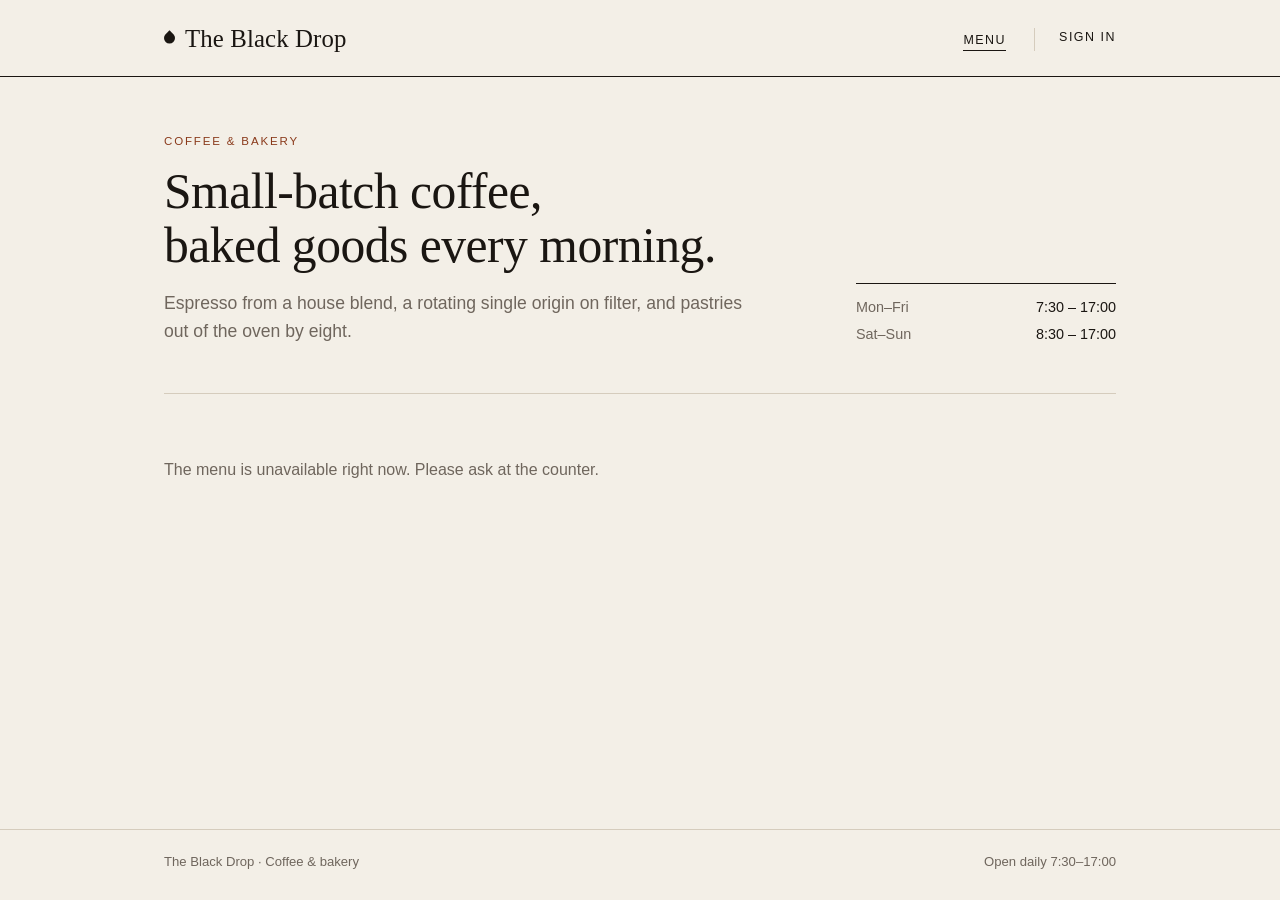
<file: 05-app-database-security/index.html>
<!doctype html>
<html lang="en">
<head>
  <meta charset="utf-8">
  <meta name="viewport" content="width=device-width, initial-scale=1">
  <title>The Black Drop</title>
  <link rel="stylesheet" href="css/style.css">
</head>
<body>
  <header class="site-header">
    <div class="wrap">
      <a class="brand" href="index.html"><span class="drop" aria-hidden="true"></span>The Black Drop</a>
      <nav id="nav" aria-label="Main"></nav>
    </div>
  </header>

  <main id="main" class="wrap" hidden>
    <section class="intro">
      <div>
        <p class="eyebrow">Coffee &amp; bakery</p>
        <h1>Small-batch coffee,<br>baked goods every morning.</h1>
        <p class="lede">Espresso from a house blend, a rotating single origin on filter, and pastries out of the oven by eight.</p>
      </div>
      <div class="hours">
        <dl>
          <dt>Mon&ndash;Fri</dt><dd>7:30 &ndash; 17:00</dd>
          <dt>Sat&ndash;Sun</dt><dd>8:30 &ndash; 17:00</dd>
        </dl>
      </div>
    </section>

    <div id="menu" class="menu">
      <p class="muted">Loading the menu&hellip;</p>
    </div>
  </main>

  <footer class="site-footer">
    <div class="wrap">
      <span>The Black Drop &middot; Coffee &amp; bakery</span>
      <span>Open daily 7:30&ndash;17:00</span>
    </div>
  </footer>

  <script src="js/app.js"></script>
  <script>
    initPage("public").then(async (ctx) => {
      if (!ctx) return;
      const holder = document.getElementById("menu");

      try {
        const items = await db("menu_items?select=id,name,description,category,price,is_available&order=price.asc");

        const sections = CATEGORIES.map((category) => {
          const inCategory = items.filter((item) => item.category === category);
          if (inCategory.length === 0) return null;
          return el("section", { class: "menu-group" },
            el("h2", {}, category),
            el("ul", { class: "menu-list" },
              inCategory.map((item) =>
                el("li", { class: item.is_available ? "item" : "item off" },
                  el("div", { class: "item-head" },
                    el("span", { class: "item-name" }, item.name),
                    item.is_available ? null : el("span", { class: "tag" }, "Off the menu"),
                    el("span", { class: "leader", "aria-hidden": "true" }),
                    el("span", { class: "item-price" }, formatPrice(item.price))
                  ),
                  item.description ? el("p", { class: "item-desc" }, item.description) : null
                )
              )
            )
          );
        });

        holder.replaceChildren(...sections.filter(Boolean));
      } catch {
        holder.replaceChildren(el("p", { class: "muted" }, "The menu is unavailable right now. Please ask at the counter."));
      }
    });
  </script>
</body>
</html>
</file>
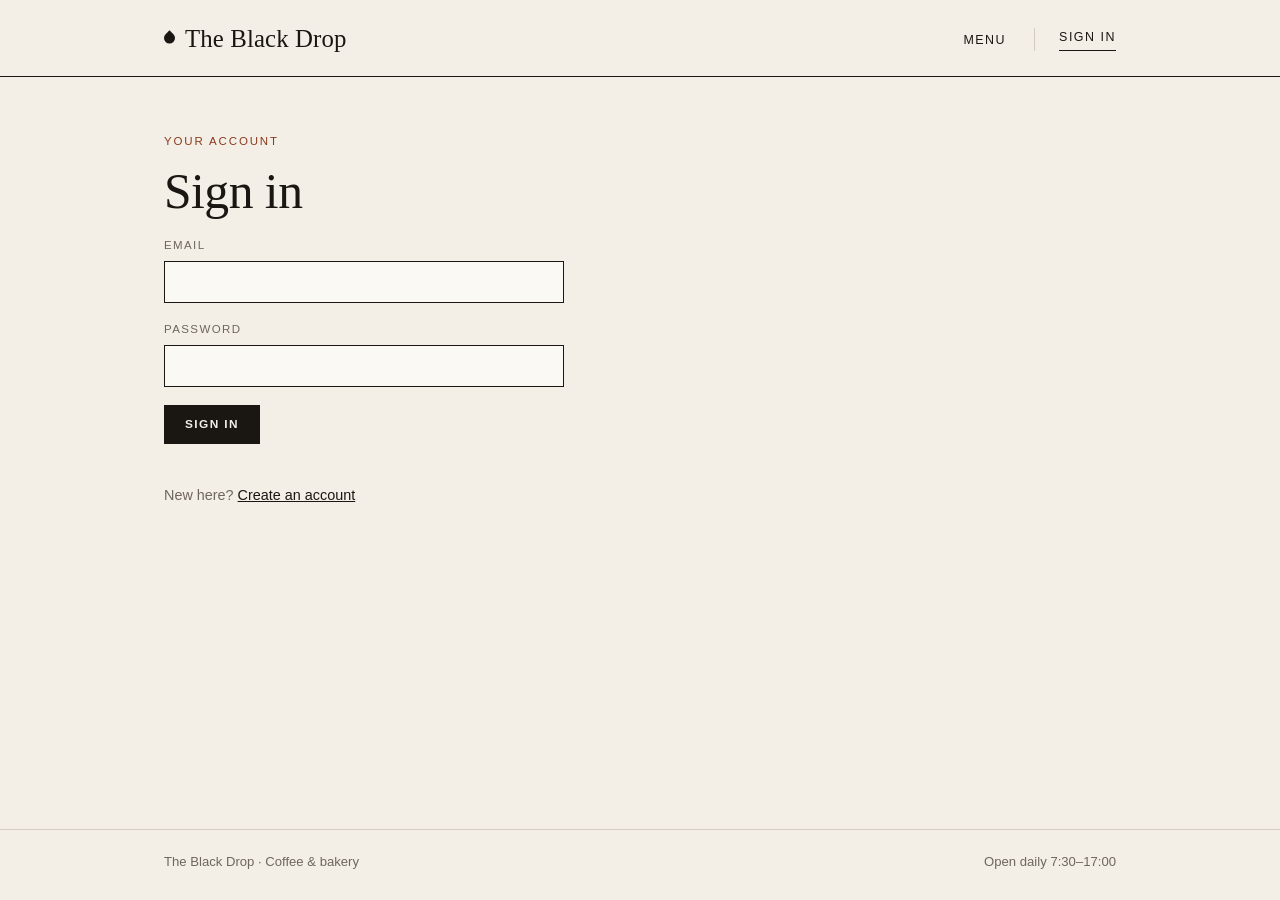
<file: 05-app-database-security/admin.html>
<!doctype html>
<html lang="en">
<head>
  <meta charset="utf-8">
  <meta name="viewport" content="width=device-width, initial-scale=1">
  <title>Admin &middot; The Black Drop</title>
  <link rel="stylesheet" href="css/style.css">
</head>
<body>
  <header class="site-header">
    <div class="wrap">
      <a class="brand" href="index.html"><span class="drop" aria-hidden="true"></span>The Black Drop</a>
      <nav id="nav" aria-label="Main"></nav>
    </div>
  </header>

  <main id="main" class="wrap" hidden>
    <p class="eyebrow">Management</p>
    <h1>Admin</h1>
    <p id="flash" class="flash" role="status" hidden></p>

    <div class="figures">
      <div class="figure"><strong id="fig-orders">&ndash;</strong><span>Orders today</span></div>
      <div class="figure"><strong id="fig-revenue">&ndash;</strong><span>Sales today</span></div>
      <div class="figure"><strong id="fig-open">&ndash;</strong><span>Open at the bar</span></div>
    </div>

    <section class="block">
      <h2>Menu</h2>
      <div class="table-wrap">
        <table>
          <thead>
            <tr><th>Item</th><th>Category</th><th>Price (&euro;)</th><th>Availability</th><th></th></tr>
          </thead>
          <tbody id="menu-rows"></tbody>
        </table>
      </div>

      <form id="add-form" class="add-row">
        <label>New item <input type="text" name="name" required></label>
        <label>Description <input type="text" name="description"></label>
        <label>Category <select name="category" required></select></label>
        <label>Price <input type="number" name="price" step="0.01" min="0" required></label>
        <button class="btn" type="submit">Add</button>
      </form>
    </section>

    <section class="block">
      <h2>People</h2>
      <div class="table-wrap">
        <table>
          <thead>
            <tr><th>Name</th><th>Email</th><th>Role</th><th></th></tr>
          </thead>
          <tbody id="people-rows"></tbody>
        </table>
      </div>
    </section>
  </main>

  <footer class="site-footer">
    <div class="wrap">
      <span>The Black Drop &middot; Coffee &amp; bakery</span>
      <span>Open daily 7:30&ndash;17:00</span>
    </div>
  </footer>

  <script src="js/app.js"></script>
  <script>
    initPage("admin").then(async (ctx) => {
      if (!ctx) return;
      const me = ctx.profile;

      async function loadFigures() {
        const start = new Date();
        start.setHours(0, 0, 0, 0);
        const orders = await db(
          "orders?select=quantity,status,menu_items(price)&created_at=gte." + encodeURIComponent(start.toISOString())
        );
        const counted = orders.filter((o) => o.status !== "cancelled");
        const revenue = counted.reduce((sum, o) => sum + (o.menu_items ? o.menu_items.price * o.quantity : 0), 0);
        const open = orders.filter((o) => ["placed", "brewing", "ready"].includes(o.status)).length;

        document.getElementById("fig-orders").textContent = counted.length;
        document.getElementById("fig-revenue").textContent = formatPrice(revenue);
        document.getElementById("fig-open").textContent = open;
      }

      function menuRow(item) {
        const price = el("input", {
          type: "number", step: "0.01", min: "0", class: "input-price",
          value: Number(item.price).toFixed(2), "aria-label": "Price for " + item.name
        });
        const available = el("input", { type: "checkbox", checked: item.is_available });
        const save = el("button", { class: "btn small", type: "button" }, "Save");
        const remove = el("button", { class: "btn small ghost", type: "button" }, "Remove");

        save.addEventListener("click", async () => {
          save.disabled = true;
          try {
            await dbWrite("menu_items?id=eq." + item.id, {
              method: "PATCH",
              body: { price: Number(price.value), is_available: available.checked }
            });
            showFlash(item.name + " updated.");
          } catch (error) {
            showFlash(error.message, "error");
          } finally {
            save.disabled = false;
          }
        });

        remove.addEventListener("click", async () => {
          if (!confirm("Remove " + item.name + " from the menu?")) return;
          remove.disabled = true;
          try {
            await dbWrite("menu_items?id=eq." + item.id, { method: "DELETE" });
            showFlash(item.name + " removed.");
            await loadMenu();
          } catch (error) {
            showFlash(error.message, "error");
            remove.disabled = false;
          }
        });

        return el("tr", {},
          el("td", {}, el("strong", {}, item.name), item.description ? el("div", { class: "muted small" }, item.description) : null),
          el("td", {}, item.category),
          el("td", {}, price),
          el("td", {}, el("label", { class: "check" }, available, " On menu")),
          el("td", { class: "actions" }, save, remove)
        );
      }

      async function loadMenu() {
        const items = await db("menu_items?select=id,name,description,category,price,is_available&order=category.asc,name.asc");
        document.getElementById("menu-rows").replaceChildren(...items.map(menuRow));
      }

      function personRow(person) {
        const isMe = person.id === me.id;
        const role = el("select", { "aria-label": "Role for " + (person.full_name || person.email), disabled: isMe },
          Object.keys(ROLE_NAMES).map((key) => el("option", { value: key, selected: key === person.role }, ROLE_NAMES[key]))
        );
        const save = el("button", { class: "btn small", type: "button", disabled: isMe }, "Save");

        save.addEventListener("click", async () => {
          save.disabled = true;
          try {
            await dbWrite("profiles?id=eq." + person.id, { method: "PATCH", body: { role: role.value } });
            showFlash((person.full_name || person.email) + " is now " + ROLE_NAMES[role.value].toLowerCase() + ".");
          } catch (error) {
            showFlash(error.message, "error");
          } finally {
            save.disabled = false;
          }
        });

        return el("tr", {},
          el("td", {}, person.full_name || "—", isMe ? el("span", { class: "tag" }, "You") : null),
          el("td", {}, person.email),
          el("td", {}, role),
          el("td", { class: "actions" }, save)
        );
      }

      async function loadPeople() {
        const people = await db("profiles?select=id,email,full_name,role&order=role.asc,email.asc");
        document.getElementById("people-rows").replaceChildren(...people.map(personRow));
      }

      const addForm = document.getElementById("add-form");
      addForm.querySelector("select[name=category]").replaceChildren(
        ...CATEGORIES.map((c) => el("option", { value: c }, c))
      );

      addForm.addEventListener("submit", async (event) => {
        event.preventDefault();
        const data = new FormData(addForm);
        const button = addForm.querySelector("button[type=submit]");
        button.disabled = true;
        try {
          await dbWrite("menu_items", {
            method: "POST",
            body: {
              name: data.get("name").trim(),
              description: data.get("description").trim() || null,
              category: data.get("category"),
              price: Number(data.get("price")),
              is_available: true
            }
          });
          showFlash(data.get("name").trim() + " added to the menu.");
          addForm.reset();
          await loadMenu();
        } catch (error) {
          showFlash(error.message, "error");
        } finally {
          button.disabled = false;
        }
      });

      try {
        await Promise.all([loadFigures(), loadMenu(), loadPeople()]);
      } catch (error) {
        showFlash(error.message, "error");
      }
    });
  </script>
</body>
</html>
</file>
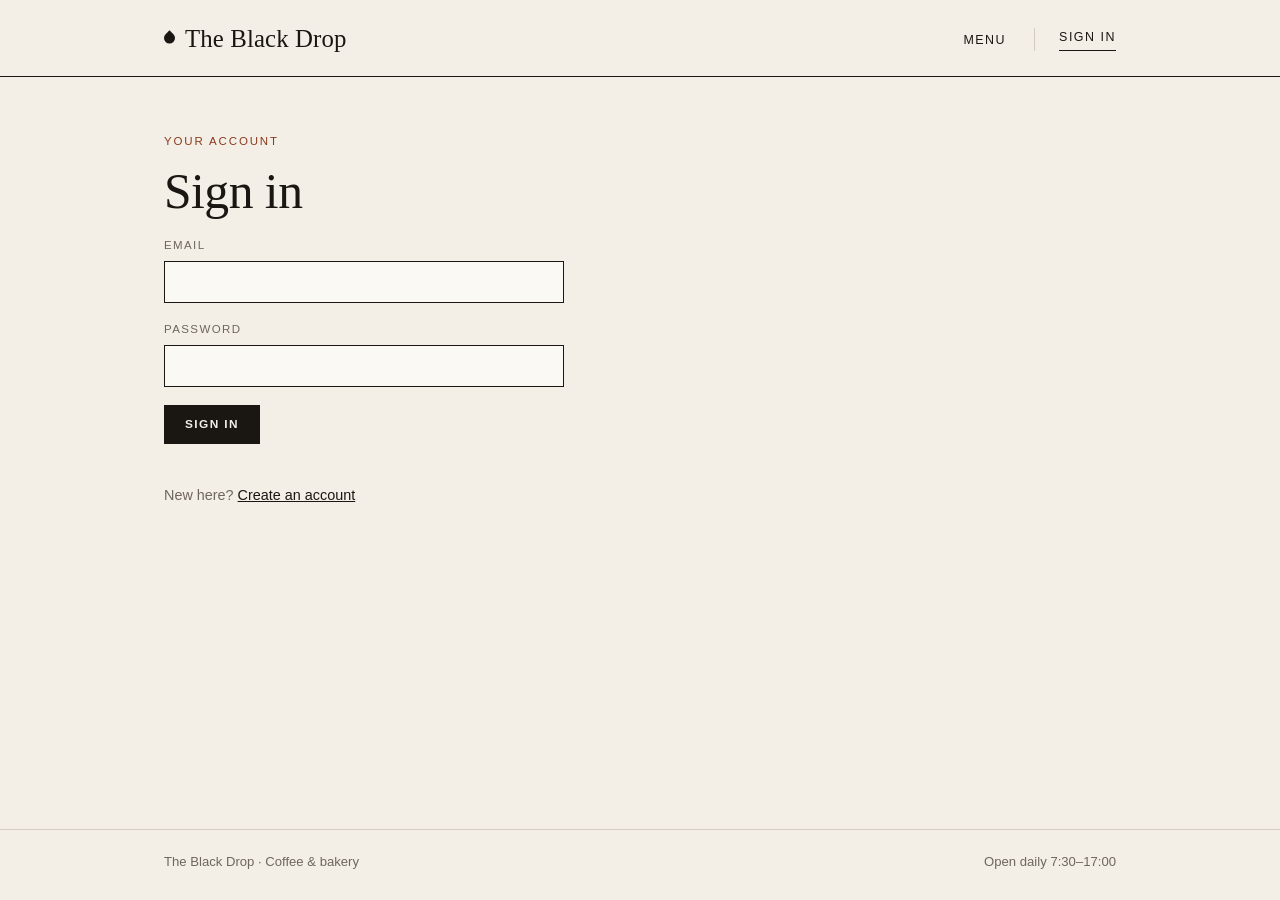
<file: 05-app-database-security/bar.html>
<!doctype html>
<html lang="en">
<head>
  <meta charset="utf-8">
  <meta name="viewport" content="width=device-width, initial-scale=1">
  <title>Bar &middot; The Black Drop</title>
  <link rel="stylesheet" href="css/style.css">
</head>
<body>
  <header class="site-header">
    <div class="wrap">
      <a class="brand" href="index.html"><span class="drop" aria-hidden="true"></span>The Black Drop</a>
      <nav id="nav" aria-label="Main"></nav>
    </div>
  </header>

  <main id="main" class="wrap" hidden>
    <p class="eyebrow">Behind the counter</p>
    <h1>Bar</h1>
    <p id="flash" class="flash" role="status" hidden></p>

    <div class="toolbar">
      <button class="btn small ghost" type="button" data-view="open" aria-pressed="true">Open</button>
      <button class="btn small ghost" type="button" data-view="all" aria-pressed="false">All</button>
      <span class="spacer"></span>
      <span id="updated" class="muted small"></span>
      <button class="btn small ghost" type="button" id="refresh">Refresh</button>
    </div>

    <div class="table-wrap">
      <table>
        <thead>
          <tr><th>No.</th><th>Placed</th><th>Customer</th><th>Item</th><th class="num">Qty</th><th>Status</th><th></th></tr>
        </thead>
        <tbody id="orders"></tbody>
      </table>
    </div>
    <p id="orders-empty" class="muted" hidden>Nothing waiting. Time for a cup yourself.</p>
  </main>

  <footer class="site-footer">
    <div class="wrap">
      <span>The Black Drop &middot; Coffee &amp; bakery</span>
      <span>Open daily 7:30&ndash;17:00</span>
    </div>
  </footer>

  <script src="js/app.js"></script>
  <script>
    const NEXT_STEP = { placed: ["brewing", "Start"], brewing: ["ready", "Ready"], ready: ["collected", "Collected"] };

    initPage("staff").then(async (ctx) => {
      if (!ctx) return;
      let view = "open";

      async function setStatus(order, status, button) {
        button.disabled = true;
        try {
          await dbWrite("orders?id=eq." + order.id, { method: "PATCH", body: { status } });
          await loadOrders();
        } catch (error) {
          showFlash(error.message, "error");
          button.disabled = false;
        }
      }

      function actionsFor(order) {
        const cell = el("td", { class: "actions" });
        const step = NEXT_STEP[order.status];
        if (step) {
          const button = el("button", { class: "btn small", type: "button" }, step[1]);
          button.addEventListener("click", () => setStatus(order, step[0], button));
          cell.append(button);
        }
        if (order.status === "placed") {
          const cancel = el("button", { class: "btn small ghost", type: "button" }, "Cancel");
          cancel.addEventListener("click", () => {
            if (confirm("Cancel order #" + order.id + "?")) setStatus(order, "cancelled", cancel);
          });
          cell.append(cancel);
        }
        return cell;
      }

      async function loadOrders() {
        const body = document.getElementById("orders");
        const empty = document.getElementById("orders-empty");
        let query = "orders?select=id,quantity,status,created_at,menu_items(name),profiles(full_name,email)&order=created_at.desc&limit=100";
        if (view === "open") query += "&status=in.(placed,brewing,ready)";

        try {
          const orders = await db(query);
          empty.hidden = orders.length > 0;
          body.replaceChildren(
            ...orders.map((order) =>
              el("tr", {},
                el("td", { class: "num" }, "#" + order.id),
                el("td", {}, formatWhen(order.created_at)),
                el("td", {}, order.profiles ? order.profiles.full_name || order.profiles.email : "—"),
                el("td", {}, order.menu_items ? order.menu_items.name : "—"),
                el("td", { class: "num" }, order.quantity),
                el("td", {}, el("span", { class: "status " + order.status }, STATUS_NAMES[order.status])),
                actionsFor(order)
              )
            )
          );
          document.getElementById("updated").textContent = "Updated " + formatWhen(new Date().toISOString());
        } catch (error) {
          showFlash(error.message, "error");
        }
      }

      document.querySelectorAll("[data-view]").forEach((button) => {
        button.addEventListener("click", () => {
          view = button.dataset.view;
          document.querySelectorAll("[data-view]").forEach((b) => b.setAttribute("aria-pressed", String(b === button)));
          loadOrders();
        });
      });

      document.getElementById("refresh").addEventListener("click", loadOrders);
      setInterval(loadOrders, 20000);
      loadOrders();
    });
  </script>
</body>
</html>
</file>
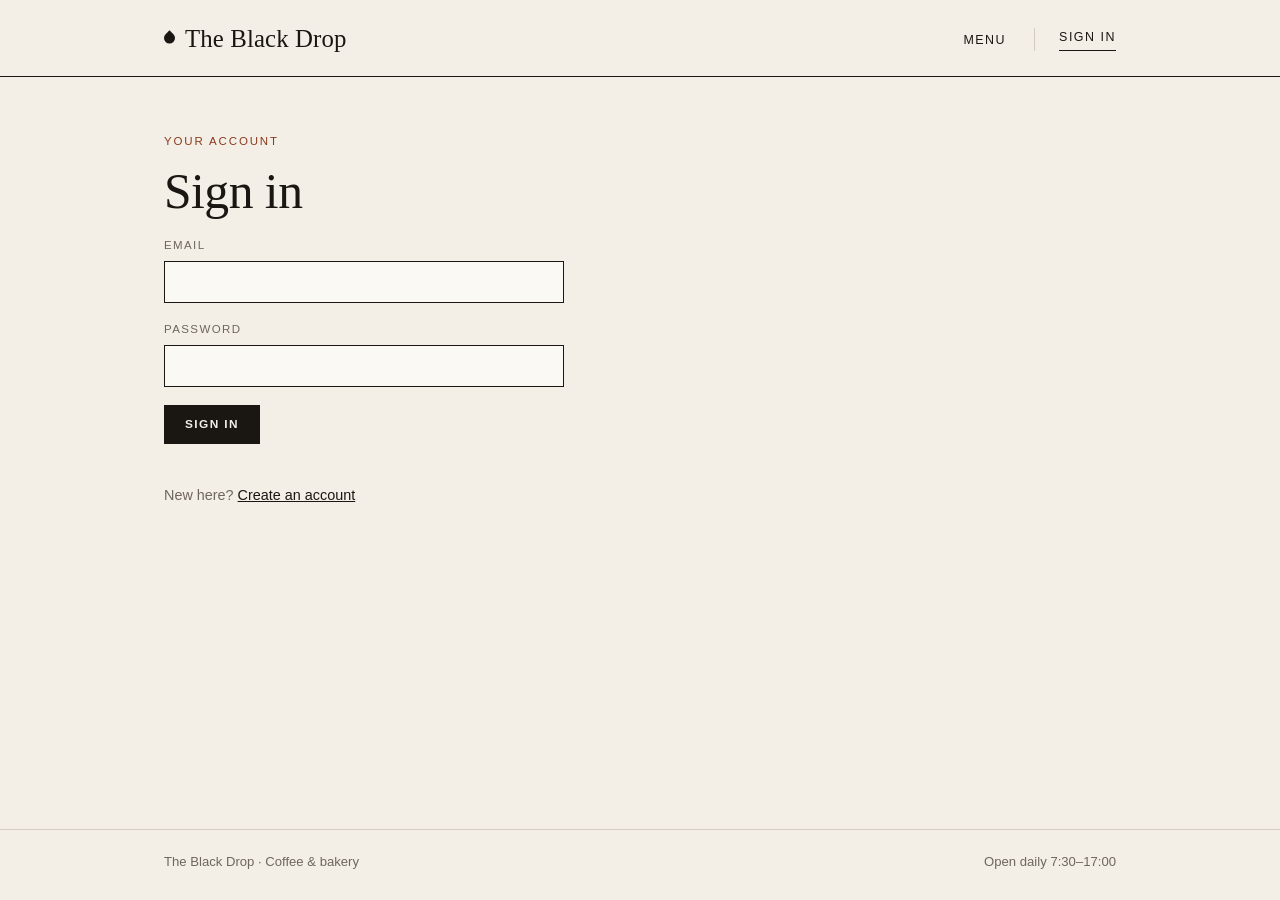
<file: 05-app-database-security/login.html>
<!doctype html>
<html lang="en">
<head>
  <meta charset="utf-8">
  <meta name="viewport" content="width=device-width, initial-scale=1">
  <title>Sign in &middot; The Black Drop</title>
  <link rel="stylesheet" href="css/style.css">
</head>
<body>
  <header class="site-header">
    <div class="wrap">
      <a class="brand" href="index.html"><span class="drop" aria-hidden="true"></span>The Black Drop</a>
      <nav id="nav" aria-label="Main"></nav>
    </div>
  </header>

  <main id="main" class="wrap" hidden>
    <section class="auth">
      <p class="eyebrow">Your account</p>
      <h1 id="auth-title">Sign in</h1>
      <p id="flash" class="flash" role="status" hidden></p>

      <div id="signed-in" hidden>
        <p class="lede">You're signed in as <strong id="signed-in-name"></strong>.</p>
        <p><a id="continue" class="btn" href="order.html">Continue</a></p>
      </div>

      <form id="signin-form" class="stack">
        <label>Email <input type="email" name="email" autocomplete="email" required></label>
        <label>Password <input type="password" name="password" autocomplete="current-password" required></label>
        <div><button class="btn" type="submit">Sign in</button></div>
        <p class="switch">New here? <button type="button" id="to-signup">Create an account</button></p>
      </form>

      <form id="signup-form" class="stack" hidden>
        <label>Full name <input type="text" name="full_name" autocomplete="name" required></label>
        <label>Email <input type="email" name="email" autocomplete="email" required></label>
        <label>Password <input type="password" name="password" autocomplete="new-password" minlength="8" required></label>
        <div><button class="btn" type="submit">Create account</button></div>
        <p class="switch">Already have an account? <button type="button" id="to-signin">Sign in</button></p>
      </form>
    </section>
  </main>

  <footer class="site-footer">
    <div class="wrap">
      <span>The Black Drop &middot; Coffee &amp; bakery</span>
      <span>Open daily 7:30&ndash;17:00</span>
    </div>
  </footer>

  <script src="js/app.js"></script>
  <script>
    const requested = new URLSearchParams(location.search).get("next") || "";
    const nextPage = /^[a-z]+\.html$/.test(requested) ? requested : null;

    const signinForm = document.getElementById("signin-form");
    const signupForm = document.getElementById("signup-form");
    const title = document.getElementById("auth-title");

    function showForm(which) {
      const signingUp = which === "signup";
      signinForm.hidden = signingUp;
      signupForm.hidden = !signingUp;
      title.textContent = signingUp ? "Create an account" : "Sign in";
      document.getElementById("flash").hidden = true;
    }

    document.getElementById("to-signup").addEventListener("click", () => showForm("signup"));
    document.getElementById("to-signin").addEventListener("click", () => showForm("signin"));

    async function finish() {
      const profile = await loadProfile();
      location.href = nextPage || homeFor(profile && profile.role);
    }

    signinForm.addEventListener("submit", async (event) => {
      event.preventDefault();
      const button = signinForm.querySelector("button[type=submit]");
      button.disabled = true;
      const form = new FormData(signinForm);
      try {
        await signIn(form.get("email").trim(), form.get("password"));
        await finish();
      } catch (error) {
        showFlash(error.message, "error");
        button.disabled = false;
      }
    });

    signupForm.addEventListener("submit", async (event) => {
      event.preventDefault();
      const button = signupForm.querySelector("button[type=submit]");
      button.disabled = true;
      const form = new FormData(signupForm);
      try {
        const data = await signUp(form.get("email").trim(), form.get("password"), form.get("full_name").trim());
        if (data.access_token) {
          await finish();
        } else {
          showFlash("Almost there. Check your inbox to confirm your email address.");
          button.disabled = false;
        }
      } catch (error) {
        showFlash(error.message, "error");
        button.disabled = false;
      }
    });

    initPage("public").then((ctx) => {
      if (ctx && ctx.profile) {
        document.getElementById("signed-in").hidden = false;
        document.getElementById("signed-in-name").textContent = ctx.profile.full_name || ctx.profile.email;
        document.getElementById("continue").href = nextPage || homeFor(ctx.profile.role);
        signinForm.hidden = true;
        title.hidden = true;
      }
    });
  </script>
</body>
</html>
</file>
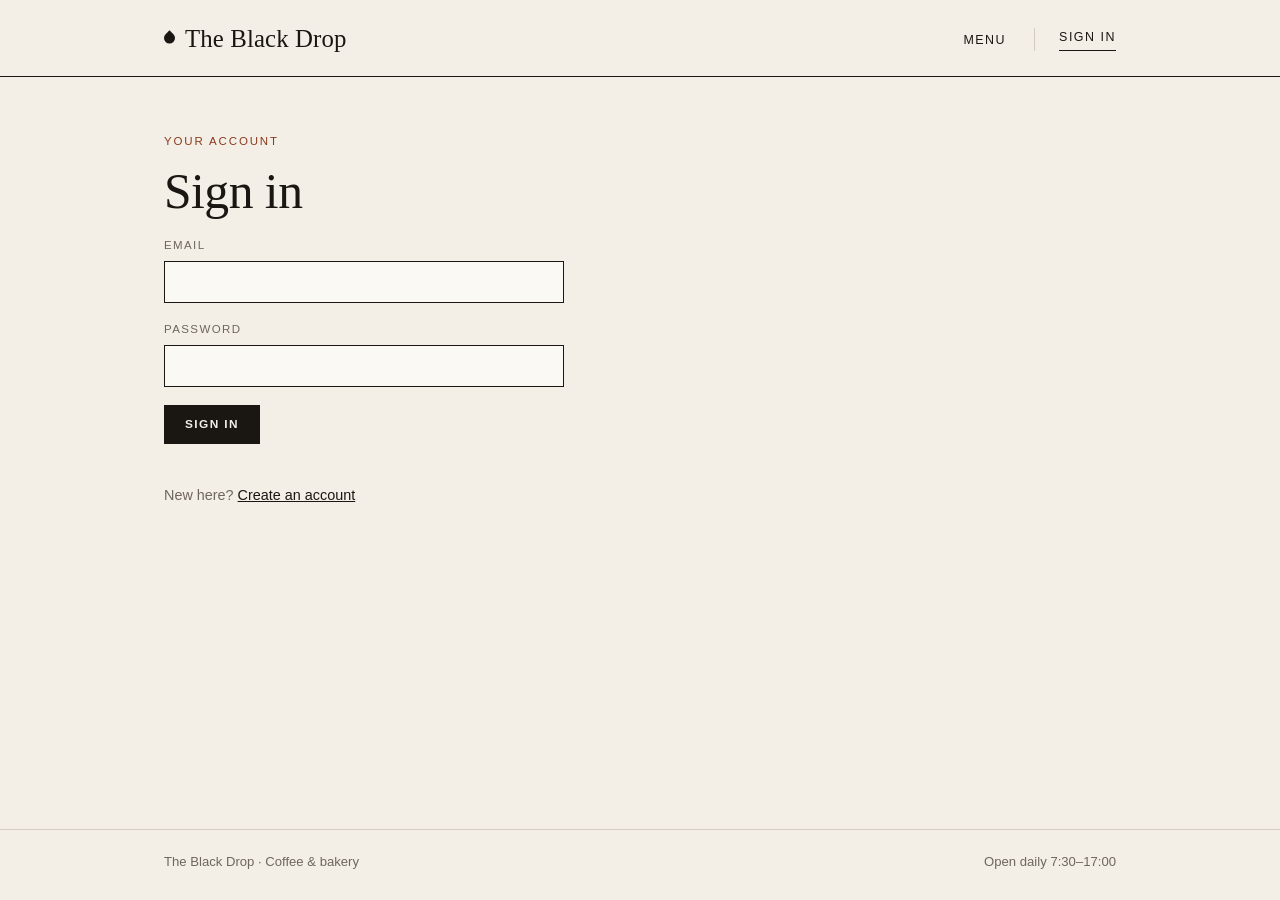
<file: 05-app-database-security/order.html>
<!doctype html>
<html lang="en">
<head>
  <meta charset="utf-8">
  <meta name="viewport" content="width=device-width, initial-scale=1">
  <title>Order &middot; The Black Drop</title>
  <link rel="stylesheet" href="css/style.css">
</head>
<body>
  <header class="site-header">
    <div class="wrap">
      <a class="brand" href="index.html"><span class="drop" aria-hidden="true"></span>The Black Drop</a>
      <nav id="nav" aria-label="Main"></nav>
    </div>
  </header>

  <main id="main" class="wrap" hidden>
    <p class="eyebrow">Order ahead</p>
    <h1>Skip the queue.</h1>
    <p id="flash" class="flash" role="status" hidden></p>

    <div class="split">
      <form id="order-form" class="panel stack">
        <label>Item <select name="item_id" id="item-select" required></select></label>
        <label>Quantity <input type="number" name="quantity" min="1" max="10" value="1" required></label>
        <div><button class="btn" type="submit">Place order</button></div>
      </form>

      <section>
        <h2>Your orders</h2>
        <div class="table-wrap">
          <table>
            <thead>
              <tr><th>No.</th><th>Placed</th><th>Item</th><th class="num">Qty</th><th class="num">Total</th><th>Status</th></tr>
            </thead>
            <tbody id="orders"></tbody>
          </table>
        </div>
        <p id="orders-empty" class="muted" hidden>No orders yet. Your first one is on the left.</p>
      </section>
    </div>
  </main>

  <footer class="site-footer">
    <div class="wrap">
      <span>The Black Drop &middot; Coffee &amp; bakery</span>
      <span>Open daily 7:30&ndash;17:00</span>
    </div>
  </footer>

  <script src="js/app.js"></script>
  <script>
    initPage("member").then(async (ctx) => {
      if (!ctx) return;
      const me = ctx.profile;
      const select = document.getElementById("item-select");
      const form = document.getElementById("order-form");

      async function loadItems() {
        const items = await db("menu_items?select=id,name,category,price&is_available=eq.true&order=category.asc,price.asc");
        const groups = {};
        for (const item of items) (groups[item.category] ||= []).push(item);
        select.replaceChildren(
          ...Object.entries(groups).map(([category, list]) =>
            el("optgroup", { label: category },
              list.map((item) => el("option", { value: item.id }, item.name + " — " + formatPrice(item.price)))
            )
          )
        );
      }

      async function loadOrders() {
        const body = document.getElementById("orders");
        const empty = document.getElementById("orders-empty");
        const orders = await db(
          "orders?select=id,quantity,status,created_at,menu_items(name,price)" +
          "&user_id=eq." + me.id + "&order=created_at.desc&limit=20"
        );
        empty.hidden = orders.length > 0;
        body.replaceChildren(
          ...orders.map((order) => {
            const item = order.menu_items;
            return el("tr", {},
              el("td", { class: "num" }, "#" + order.id),
              el("td", {}, formatWhen(order.created_at)),
              el("td", {}, item ? item.name : "—"),
              el("td", { class: "num" }, order.quantity),
              el("td", { class: "num" }, item ? formatPrice(item.price * order.quantity) : "—"),
              el("td", {}, el("span", { class: "status " + order.status }, STATUS_NAMES[order.status]))
            );
          })
        );
      }

      form.addEventListener("submit", async (event) => {
        event.preventDefault();
        const button = form.querySelector("button[type=submit]");
        button.disabled = true;
        const data = new FormData(form);
        try {
          await dbWrite("orders", {
            method: "POST",
            body: { item_id: Number(data.get("item_id")), quantity: Number(data.get("quantity")) }
          });
          form.reset();
          showFlash("Thanks, " + (me.full_name || "friend").split(" ")[0] + ". We'll call your name at the bar.");
          await loadOrders();
        } catch (error) {
          showFlash(error.message, "error");
        } finally {
          button.disabled = false;
        }
      });

      try {
        await Promise.all([loadItems(), loadOrders()]);
      } catch (error) {
        showFlash(error.message, "error");
      }
    });
  </script>
</body>
</html>
</file>
<file: 05-app-database-security/css/style.css>
:root {
  --paper: #f3efe7;
  --paper-deep: #e9e3d6;
  --card: #fbf9f4;
  --ink: #1a1612;
  --muted: #6f665d;
  --rule: #d5ccbd;
  --accent: #8a3a1b;
  --ok: #3d5c37;
  --bad: #9a2b1e;
  --serif: "Iowan Old Style", "Palatino Linotype", Palatino, "Book Antiqua", Georgia, serif;
  --sans: "Helvetica Neue", Helvetica, Arial, sans-serif;
}

* { box-sizing: border-box; }
[hidden] { display: none !important; }

html { background: var(--paper); }

body {
  margin: 0;
  min-height: 100vh;
  display: flex;
  flex-direction: column;
  background: var(--paper);
  color: var(--ink);
  font: 16px/1.55 var(--sans);
  -webkit-font-smoothing: antialiased;
}

a { color: inherit; }

.wrap {
  width: 100%;
  max-width: 1000px;
  margin: 0 auto;
  padding: 0 24px;
}

.site-header { border-bottom: 1px solid var(--ink); }

.site-header .wrap {
  display: flex;
  align-items: center;
  justify-content: space-between;
  gap: 16px 32px;
  flex-wrap: wrap;
  padding-top: 20px;
  padding-bottom: 18px;
}

.brand {
  font-family: var(--serif);
  font-size: 1.55rem;
  text-decoration: none;
  letter-spacing: 0.005em;
  display: inline-flex;
  align-items: center;
  gap: 10px;
}

.brand .drop {
  width: 11px;
  height: 11px;
  background: var(--ink);
  border-radius: 0 50% 50% 50%;
  transform: rotate(45deg) translate(-1px, -1px);
}

#nav {
  display: flex;
  align-items: center;
  gap: 28px;
  flex-wrap: wrap;
}

#nav ul {
  list-style: none;
  margin: 0;
  padding: 0;
  display: flex;
  gap: 24px;
}

#nav a,
.link-button {
  font-size: 0.78rem;
  letter-spacing: 0.12em;
  text-transform: uppercase;
  text-decoration: none;
  padding-bottom: 3px;
  border-bottom: 1px solid transparent;
}

#nav a:hover,
#nav a[aria-current="page"] { border-bottom-color: var(--ink); }

.account {
  display: flex;
  align-items: center;
  gap: 16px;
  padding-left: 24px;
  border-left: 1px solid var(--rule);
}

.who {
  font-size: 0.85rem;
  display: flex;
  flex-direction: column;
  line-height: 1.25;
  text-align: right;
}

.who em {
  font-style: normal;
  font-size: 0.7rem;
  letter-spacing: 0.1em;
  text-transform: uppercase;
  color: var(--accent);
}

.link-button {
  background: none;
  border: 0;
  border-bottom: 1px solid transparent;
  color: var(--ink);
  font-family: inherit;
  cursor: pointer;
  padding: 0 0 3px;
}

.link-button:hover { border-bottom-color: var(--ink); }

#main {
  flex: 1;
  padding-top: 56px;
  padding-bottom: 80px;
}

h1, h2, h3 {
  font-family: var(--serif);
  font-weight: 400;
  margin: 0;
}

h1 {
  font-size: clamp(2.1rem, 4.5vw, 3.1rem);
  line-height: 1.08;
  letter-spacing: -0.01em;
  margin-bottom: 18px;
}

h2 {
  font-size: 1.45rem;
  padding-bottom: 10px;
  border-bottom: 1px solid var(--ink);
  margin-bottom: 18px;
}

.eyebrow {
  margin: 0 0 14px;
  font-size: 0.72rem;
  letter-spacing: 0.16em;
  text-transform: uppercase;
  color: var(--accent);
}

.lede {
  font-size: 1.1rem;
  max-width: 34em;
  color: var(--muted);
  margin: 0;
}

.muted { color: var(--muted); }
.small { font-size: 0.85rem; }

.intro {
  display: grid;
  grid-template-columns: 1fr 260px;
  gap: 48px;
  align-items: end;
  padding-bottom: 48px;
  margin-bottom: 48px;
  border-bottom: 1px solid var(--rule);
}

.hours {
  font-size: 0.9rem;
  border-top: 1px solid var(--ink);
  padding-top: 12px;
}

.hours dl {
  margin: 0;
  display: grid;
  grid-template-columns: auto 1fr;
  gap: 4px 16px;
}

.hours dt { color: var(--muted); }
.hours dd { margin: 0; text-align: right; font-variant-numeric: tabular-nums; }

.menu {
  display: grid;
  grid-template-columns: repeat(auto-fit, minmax(280px, 1fr));
  gap: 40px 56px;
}

.menu-list {
  list-style: none;
  margin: 0;
  padding: 0;
}

.item { padding: 8px 0 12px; }

.item-head {
  display: flex;
  align-items: baseline;
  gap: 10px;
}

.item-name {
  font-family: var(--serif);
  font-size: 1.12rem;
  white-space: nowrap;
}

.leader {
  flex: 1;
  border-bottom: 1px dotted var(--muted);
  transform: translateY(-5px);
  min-width: 20px;
}

.item-price { font-variant-numeric: tabular-nums; }

.item-desc {
  margin: 2px 0 0;
  font-size: 0.88rem;
  color: var(--muted);
}

.item.off .item-name,
.item.off .item-price { color: var(--muted); }

.tag {
  display: inline-block;
  font-family: var(--sans);
  font-size: 0.64rem;
  letter-spacing: 0.1em;
  text-transform: uppercase;
  padding: 2px 6px;
  border: 1px solid currentColor;
  color: var(--accent);
  margin-left: 8px;
  vertical-align: 2px;
}

.item-head .tag { margin-left: 0; white-space: nowrap; flex-shrink: 0; }

.btn {
  display: inline-block;
  font: 600 0.74rem/1 var(--sans);
  letter-spacing: 0.12em;
  text-transform: uppercase;
  text-decoration: none;
  color: var(--paper);
  background: var(--ink);
  border: 1px solid var(--ink);
  padding: 13px 20px;
  cursor: pointer;
  border-radius: 0;
}

.btn:hover { background: var(--accent); border-color: var(--accent); }

.btn.ghost {
  background: transparent;
  color: var(--ink);
}

.btn.ghost:hover { background: var(--ink); color: var(--paper); border-color: var(--ink); }

.btn.small { padding: 8px 12px; font-size: 0.66rem; }

.btn:disabled { opacity: 0.4; cursor: default; pointer-events: none; }

.btn[aria-pressed="true"] { background: var(--ink); color: var(--paper); }

label {
  display: block;
  font-size: 0.72rem;
  letter-spacing: 0.12em;
  text-transform: uppercase;
  color: var(--muted);
}

label.check {
  display: inline-flex;
  align-items: center;
  gap: 8px;
  font-size: 0.82rem;
  letter-spacing: 0;
  text-transform: none;
  color: var(--ink);
  white-space: nowrap;
}

input[type="text"],
input[type="email"],
input[type="password"],
input[type="number"],
select {
  display: block;
  width: 100%;
  margin-top: 6px;
  font: 1rem var(--sans);
  color: var(--ink);
  background: var(--card);
  border: 1px solid var(--ink);
  border-radius: 0;
  padding: 11px 12px;
  text-transform: none;
  letter-spacing: 0;
}

td select,
td input[type="number"] { margin-top: 0; padding: 7px 8px; font-size: 0.92rem; }

.input-price { max-width: 110px; }

input[type="checkbox"] { width: 16px; height: 16px; accent-color: var(--ink); margin: 0; }

input:focus,
select:focus,
.btn:focus-visible,
a:focus-visible,
.link-button:focus-visible {
  outline: 2px solid var(--accent);
  outline-offset: 2px;
}

.stack { display: grid; gap: 18px; }

.panel {
  background: var(--card);
  border: 1px solid var(--rule);
  padding: 28px;
}

.flash {
  margin: 0 0 28px;
  padding: 12px 16px;
  border-left: 3px solid var(--ok);
  background: var(--paper-deep);
  font-size: 0.95rem;
}

.flash.error { border-left-color: var(--bad); }

.split {
  display: grid;
  grid-template-columns: 320px 1fr;
  gap: 48px;
  align-items: start;
}

.table-wrap { overflow-x: auto; }

table {
  width: 100%;
  border-collapse: collapse;
  font-size: 0.93rem;
}

th {
  text-align: left;
  font-weight: 400;
  font-size: 0.7rem;
  letter-spacing: 0.12em;
  text-transform: uppercase;
  color: var(--muted);
  padding: 0 14px 10px 0;
  border-bottom: 1px solid var(--ink);
}

td {
  padding: 12px 14px 12px 0;
  border-bottom: 1px solid var(--rule);
  vertical-align: middle;
}

td.num, th.num { font-variant-numeric: tabular-nums; }
td.actions { text-align: right; white-space: nowrap; }
td.actions .btn + .btn { margin-left: 6px; }

.status {
  font-size: 0.7rem;
  letter-spacing: 0.1em;
  text-transform: uppercase;
  display: inline-flex;
  align-items: center;
  gap: 7px;
}

.status::before {
  content: "";
  width: 7px;
  height: 7px;
  border-radius: 50%;
  background: currentColor;
}

.status.placed { color: var(--ink); }
.status.brewing { color: var(--accent); }
.status.ready { color: var(--ok); }
.status.collected { color: var(--muted); }
.status.cancelled { color: var(--bad); }

.toolbar {
  display: flex;
  align-items: center;
  gap: 8px;
  margin-bottom: 20px;
  flex-wrap: wrap;
}

.toolbar .spacer { flex: 1; }

.figures {
  display: grid;
  grid-template-columns: repeat(3, 1fr);
  gap: 32px;
  margin: 8px 0 64px;
}

.figure {
  border-top: 1px solid var(--ink);
  padding-top: 12px;
}

.figure strong {
  display: block;
  font-family: var(--serif);
  font-weight: 400;
  font-size: 2.4rem;
  line-height: 1.1;
  font-variant-numeric: tabular-nums;
}

.figure span {
  font-size: 0.72rem;
  letter-spacing: 0.12em;
  text-transform: uppercase;
  color: var(--muted);
}

.block { margin-bottom: 64px; }

.add-row {
  display: grid;
  grid-template-columns: 1.2fr 1.6fr 1fr 0.7fr auto;
  gap: 12px;
  align-items: end;
  margin-top: 24px;
  padding-top: 20px;
  border-top: 1px dashed var(--rule);
}

.auth {
  max-width: 400px;
}

.auth .switch {
  margin-top: 22px;
  font-size: 0.9rem;
  color: var(--muted);
}

.auth .switch button {
  background: none;
  border: 0;
  padding: 0;
  font: inherit;
  color: var(--ink);
  text-decoration: underline;
  cursor: pointer;
}

.notice { max-width: 640px; }
.notice p:not(.eyebrow) { color: var(--muted); margin: 0 0 28px; }

.site-footer {
  border-top: 1px solid var(--rule);
  font-size: 0.82rem;
  color: var(--muted);
}

.site-footer .wrap {
  display: flex;
  justify-content: space-between;
  gap: 16px;
  flex-wrap: wrap;
  padding-top: 22px;
  padding-bottom: 28px;
}

@media (max-width: 760px) {
  #main { padding-top: 36px; }
  .intro, .split { grid-template-columns: 1fr; gap: 32px; }
  .figures { grid-template-columns: 1fr; gap: 16px; }
  .add-row { grid-template-columns: 1fr; }
  .account { padding-left: 0; border-left: 0; }
  .who { text-align: left; }
}

.table-wrap table { min-width: 640px; }
</file>
